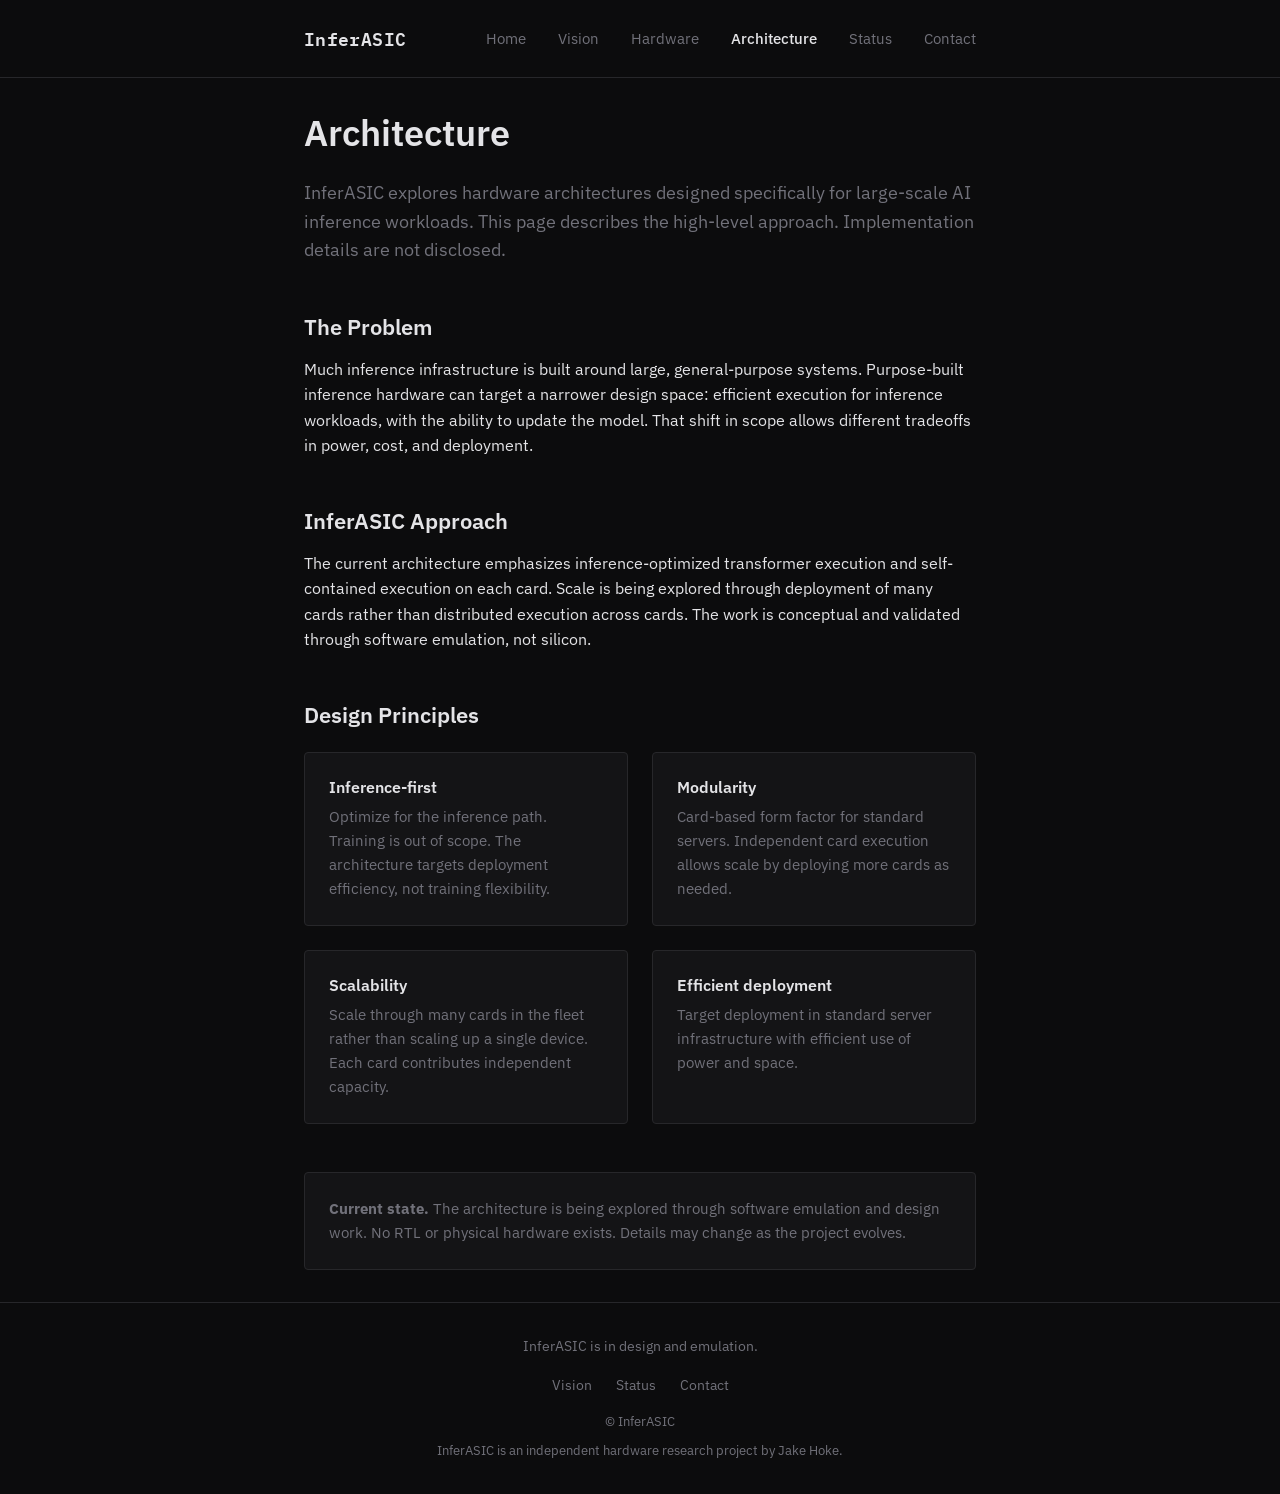
<file: architecture.html>
<!DOCTYPE html>
<html lang="en">
<head>
  <meta charset="UTF-8">
  <meta name="viewport" content="width=device-width, initial-scale=1">
  <title>Architecture | InferASIC</title>
  <link rel="preconnect" href="https://fonts.googleapis.com">
  <link rel="preconnect" href="https://fonts.gstatic.com" crossorigin>
  <link href="https://fonts.googleapis.com/css2?family=IBM+Plex+Mono:wght@500;600&family=IBM+Plex+Sans:wght@400;500;600&display=swap" rel="stylesheet">
  <link rel="stylesheet" href="css/styles.css">
</head>
<body data-page="architecture">
  <div class="site-header-placeholder"></div>
  <main class="page">
    <section class="section">
      <h1>Architecture</h1>
      <p class="lead">InferASIC explores hardware architectures designed specifically for large-scale AI inference workloads. This page describes the high-level approach. Implementation details are not disclosed.</p>
    </section>

    <section class="section">
      <h2>The Problem</h2>
      <p>Much inference infrastructure is built around large, general-purpose systems. Purpose-built inference hardware can target a narrower design space: efficient execution for inference workloads, with the ability to update the model. That shift in scope allows different tradeoffs in power, cost, and deployment.</p>
    </section>

    <section class="section">
      <h2>InferASIC Approach</h2>
      <p>The current architecture emphasizes inference-optimized transformer execution and self-contained execution on each card. Scale is being explored through deployment of many cards rather than distributed execution across cards. The work is conceptual and validated through software emulation, not silicon.</p>
    </section>

    <section class="section">
      <h2>Design Principles</h2>
      <div class="card-grid card-grid-2">
        <div class="card">
          <h3>Inference-first</h3>
          <p>Optimize for the inference path. Training is out of scope. The architecture targets deployment efficiency, not training flexibility.</p>
        </div>
        <div class="card">
          <h3>Modularity</h3>
          <p>Card-based form factor for standard servers. Independent card execution allows scale by deploying more cards as needed.</p>
        </div>
        <div class="card">
          <h3>Scalability</h3>
          <p>Scale through many cards in the fleet rather than scaling up a single device. Each card contributes independent capacity.</p>
        </div>
        <div class="card">
          <h3>Efficient deployment</h3>
          <p>Target deployment in standard server infrastructure with efficient use of power and space.</p>
        </div>
      </div>
    </section>

    <div class="notice">
      <strong>Current state.</strong> The architecture is being explored through software emulation and design work. No RTL or physical hardware exists. Details may change as the project evolves.
    </div>
  </main>
  <div class="site-footer-placeholder"></div>
  <script src="js/components.js"></script>
</body>
</html>
</file>
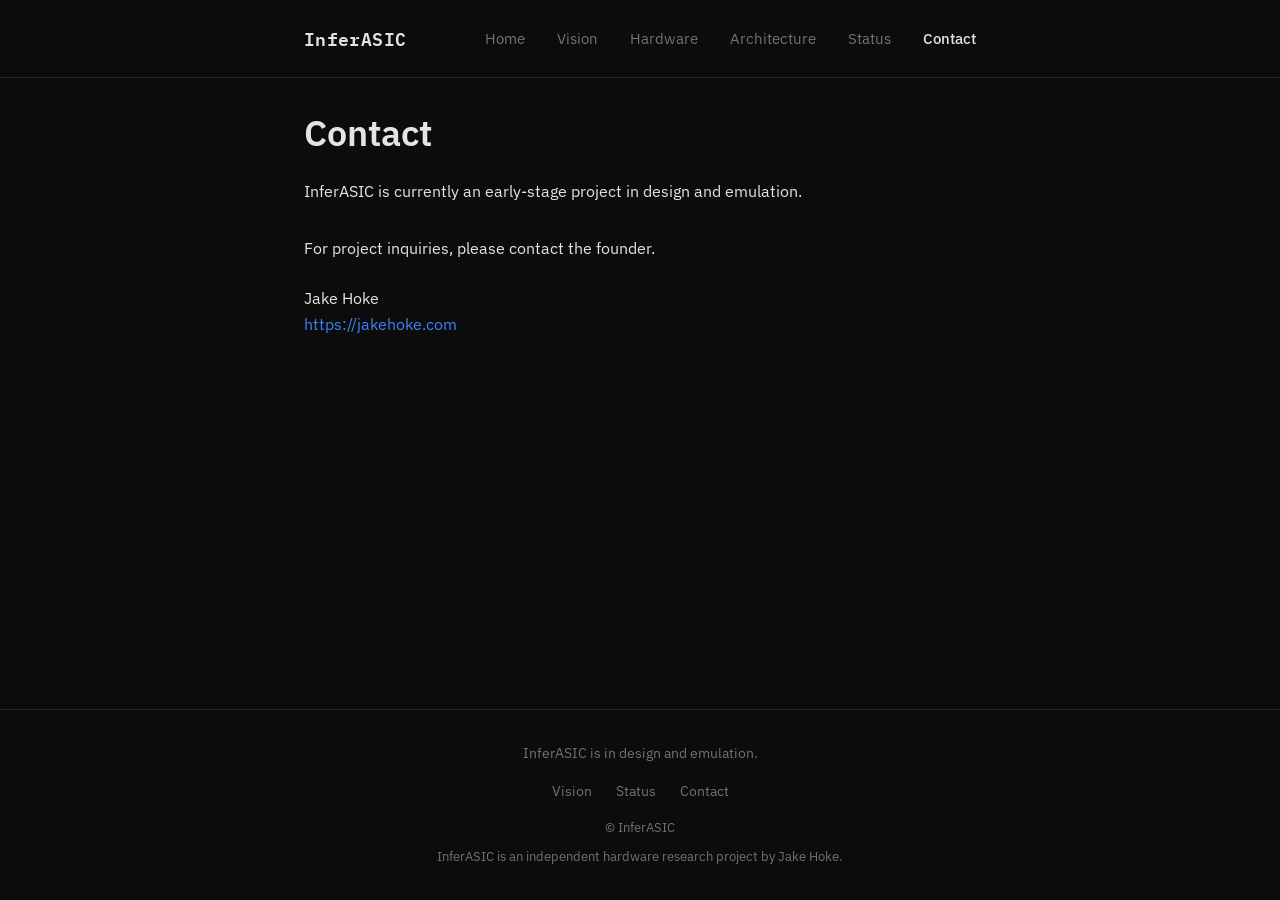
<file: contact.html>
<!DOCTYPE html>
<html lang="en">
<head>
  <meta charset="UTF-8">
  <meta name="viewport" content="width=device-width, initial-scale=1">
  <title>Contact | InferASIC</title>
  <link rel="preconnect" href="https://fonts.googleapis.com">
  <link rel="preconnect" href="https://fonts.gstatic.com" crossorigin>
  <link href="https://fonts.googleapis.com/css2?family=IBM+Plex+Mono:wght@500;600&family=IBM+Plex+Sans:wght@400;500;600&display=swap" rel="stylesheet">
  <link rel="stylesheet" href="css/styles.css">
</head>
<body data-page="contact">
  <div class="site-header-placeholder"></div>
  <main class="page">
    <section class="section">
      <h1>Contact</h1>
      <p class="contact-intro">InferASIC is currently an early-stage project in design and emulation.</p>
      <p>For project inquiries, please contact the founder.</p>
      <p class="contact-founder">Jake Hoke<br><a href="https://jakehoke.com">https://jakehoke.com</a></p>
    </section>
  </main>
  <div class="site-footer-placeholder"></div>
  <script src="js/components.js"></script>
</body>
</html>
</file>
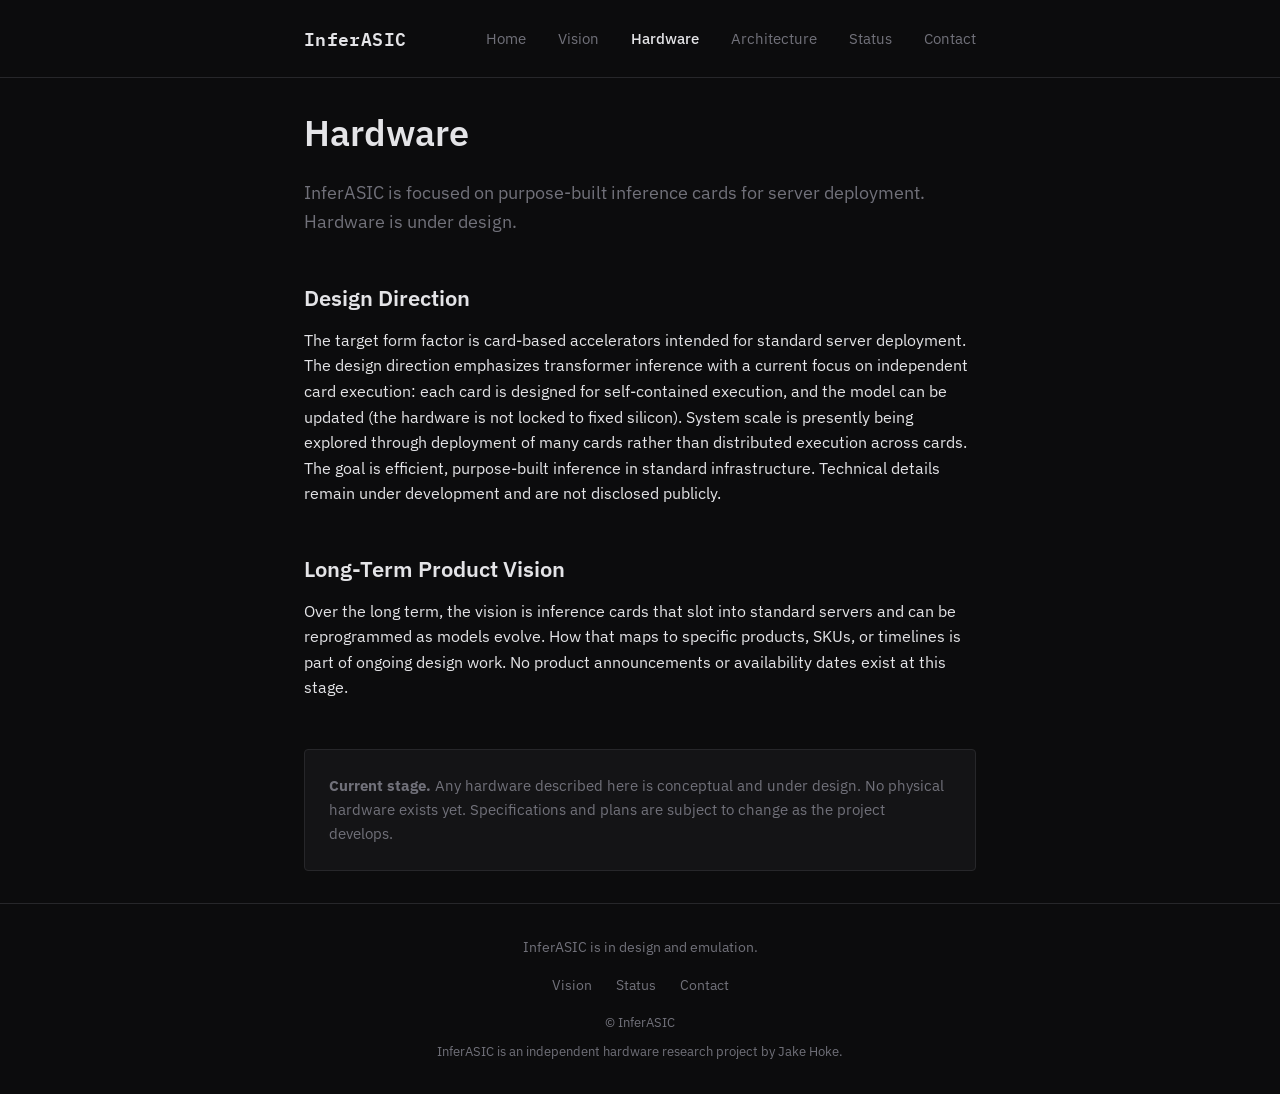
<file: hardware.html>
<!DOCTYPE html>
<html lang="en">
<head>
  <meta charset="UTF-8">
  <meta name="viewport" content="width=device-width, initial-scale=1">
  <title>Hardware | InferASIC</title>
  <link rel="preconnect" href="https://fonts.googleapis.com">
  <link rel="preconnect" href="https://fonts.gstatic.com" crossorigin>
  <link href="https://fonts.googleapis.com/css2?family=IBM+Plex+Mono:wght@500;600&family=IBM+Plex+Sans:wght@400;500;600&display=swap" rel="stylesheet">
  <link rel="stylesheet" href="css/styles.css">
</head>
<body data-page="hardware">
  <div class="site-header-placeholder"></div>
  <main class="page">
    <section class="section">
      <h1>Hardware</h1>
      <p class="lead">InferASIC is focused on purpose-built inference cards for server deployment. Hardware is under design.</p>
    </section>

    <section class="section">
      <h2>Design Direction</h2>
      <p>The target form factor is card-based accelerators intended for standard server deployment. The design direction emphasizes transformer inference with a current focus on independent card execution: each card is designed for self-contained execution, and the model can be updated (the hardware is not locked to fixed silicon). System scale is presently being explored through deployment of many cards rather than distributed execution across cards. The goal is efficient, purpose-built inference in standard infrastructure. Technical details remain under development and are not disclosed publicly.</p>
    </section>

    <section class="section">
      <h2>Long-Term Product Vision</h2>
      <p>Over the long term, the vision is inference cards that slot into standard servers and can be reprogrammed as models evolve. How that maps to specific products, SKUs, or timelines is part of ongoing design work. No product announcements or availability dates exist at this stage.</p>
    </section>

    <div class="notice">
      <strong>Current stage.</strong> Any hardware described here is conceptual and under design. No physical hardware exists yet. Specifications and plans are subject to change as the project develops.
    </div>
  </main>
  <div class="site-footer-placeholder"></div>
  <script src="js/components.js"></script>
</body>
</html>
</file>
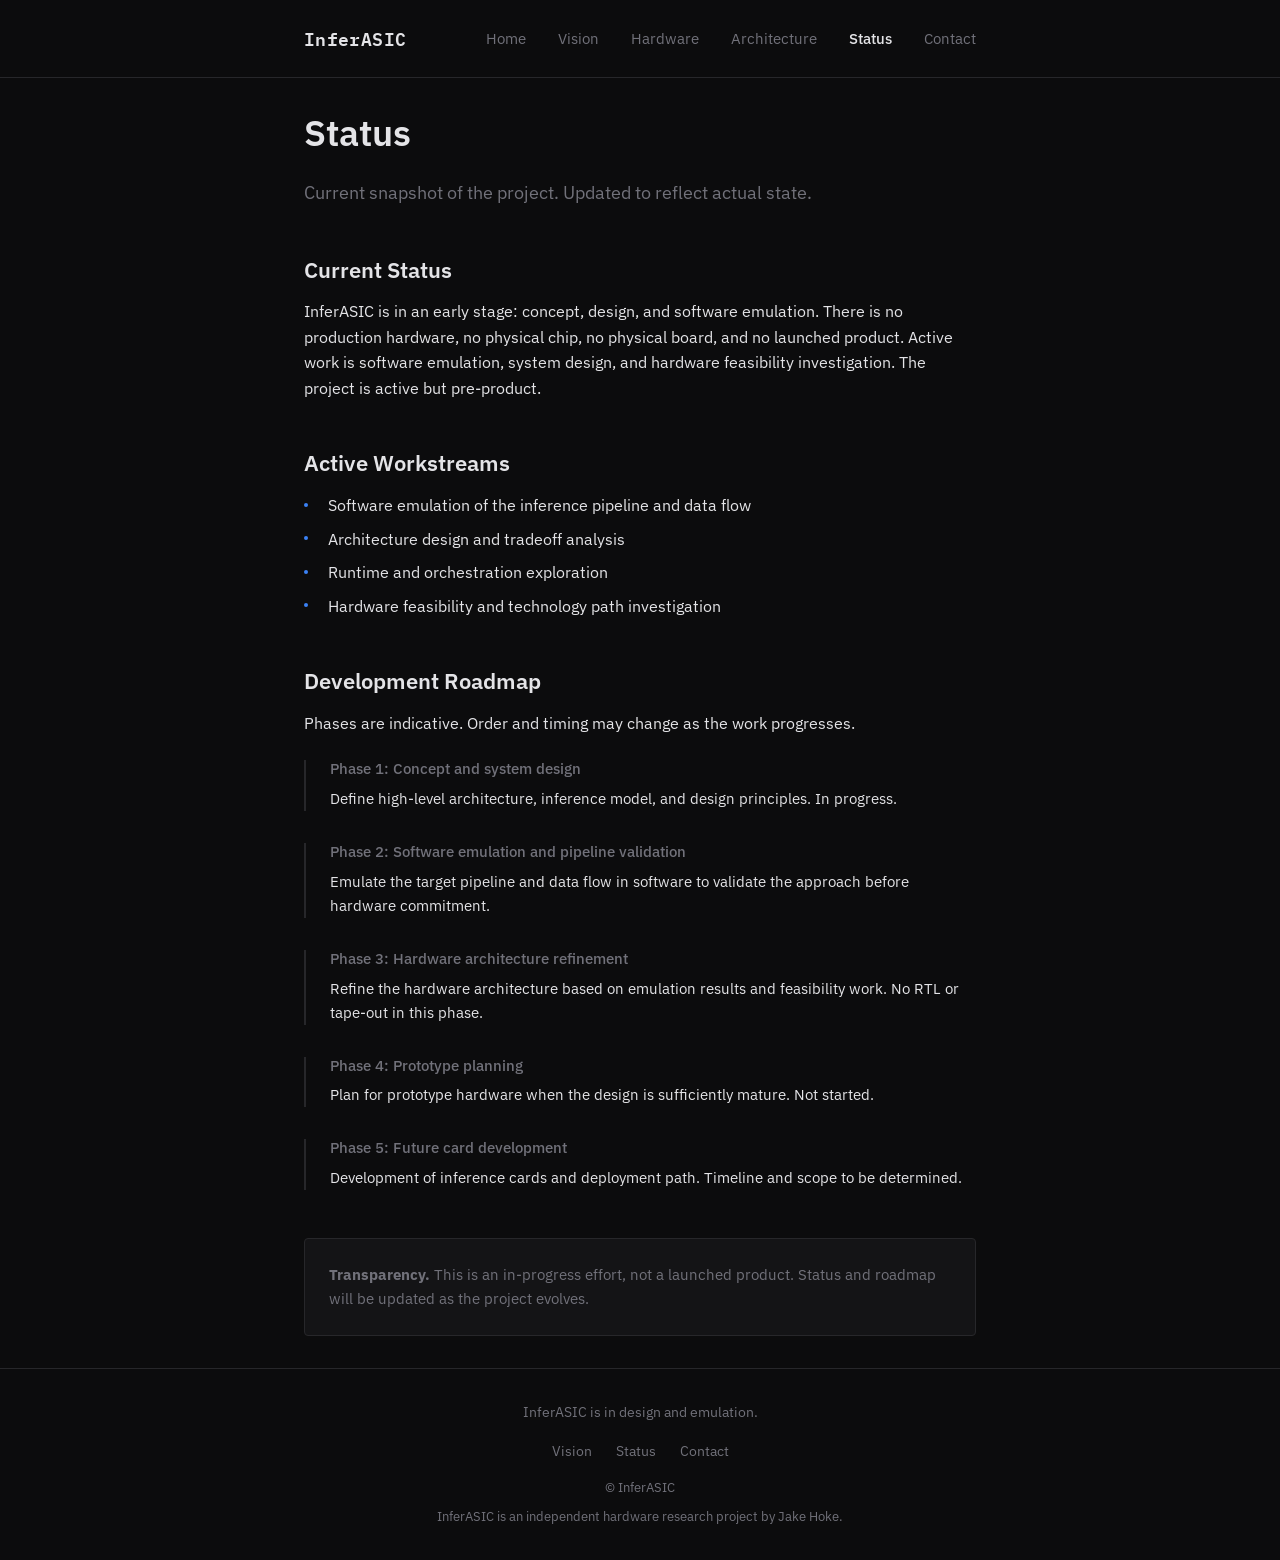
<file: status.html>
<!DOCTYPE html>
<html lang="en">
<head>
  <meta charset="UTF-8">
  <meta name="viewport" content="width=device-width, initial-scale=1">
  <title>Status | InferASIC</title>
  <link rel="preconnect" href="https://fonts.googleapis.com">
  <link rel="preconnect" href="https://fonts.gstatic.com" crossorigin>
  <link href="https://fonts.googleapis.com/css2?family=IBM+Plex+Mono:wght@500;600&family=IBM+Plex+Sans:wght@400;500;600&display=swap" rel="stylesheet">
  <link rel="stylesheet" href="css/styles.css">
</head>
<body data-page="status">
  <div class="site-header-placeholder"></div>
  <main class="page">
    <section class="section">
      <h1>Status</h1>
      <p class="lead">Current snapshot of the project. Updated to reflect actual state.</p>
    </section>

    <section class="section">
      <h2>Current Status</h2>
      <p>InferASIC is in an early stage: concept, design, and software emulation. There is no production hardware, no physical chip, no physical board, and no launched product. Active work is software emulation, system design, and hardware feasibility investigation. The project is active but pre-product.</p>
    </section>

    <section class="section">
      <h2>Active Workstreams</h2>
      <ul class="bullet-list">
        <li>Software emulation of the inference pipeline and data flow</li>
        <li>Architecture design and tradeoff analysis</li>
        <li>Runtime and orchestration exploration</li>
        <li>Hardware feasibility and technology path investigation</li>
      </ul>
    </section>

    <section class="section">
      <h2>Development Roadmap</h2>
      <p>Phases are indicative. Order and timing may change as the work progresses.</p>
      <div class="roadmap">
        <div class="roadmap-phase">
          <h3>Phase 1: Concept and system design</h3>
          <p>Define high-level architecture, inference model, and design principles. In progress.</p>
        </div>
        <div class="roadmap-phase">
          <h3>Phase 2: Software emulation and pipeline validation</h3>
          <p>Emulate the target pipeline and data flow in software to validate the approach before hardware commitment.</p>
        </div>
        <div class="roadmap-phase">
          <h3>Phase 3: Hardware architecture refinement</h3>
          <p>Refine the hardware architecture based on emulation results and feasibility work. No RTL or tape-out in this phase.</p>
        </div>
        <div class="roadmap-phase">
          <h3>Phase 4: Prototype planning</h3>
          <p>Plan for prototype hardware when the design is sufficiently mature. Not started.</p>
        </div>
        <div class="roadmap-phase">
          <h3>Phase 5: Future card development</h3>
          <p>Development of inference cards and deployment path. Timeline and scope to be determined.</p>
        </div>
      </div>
    </section>

    <div class="notice">
      <strong>Transparency.</strong> This is an in-progress effort, not a launched product. Status and roadmap will be updated as the project evolves.
    </div>
  </main>
  <div class="site-footer-placeholder"></div>
  <script src="js/components.js"></script>
</body>
</html>
</file>
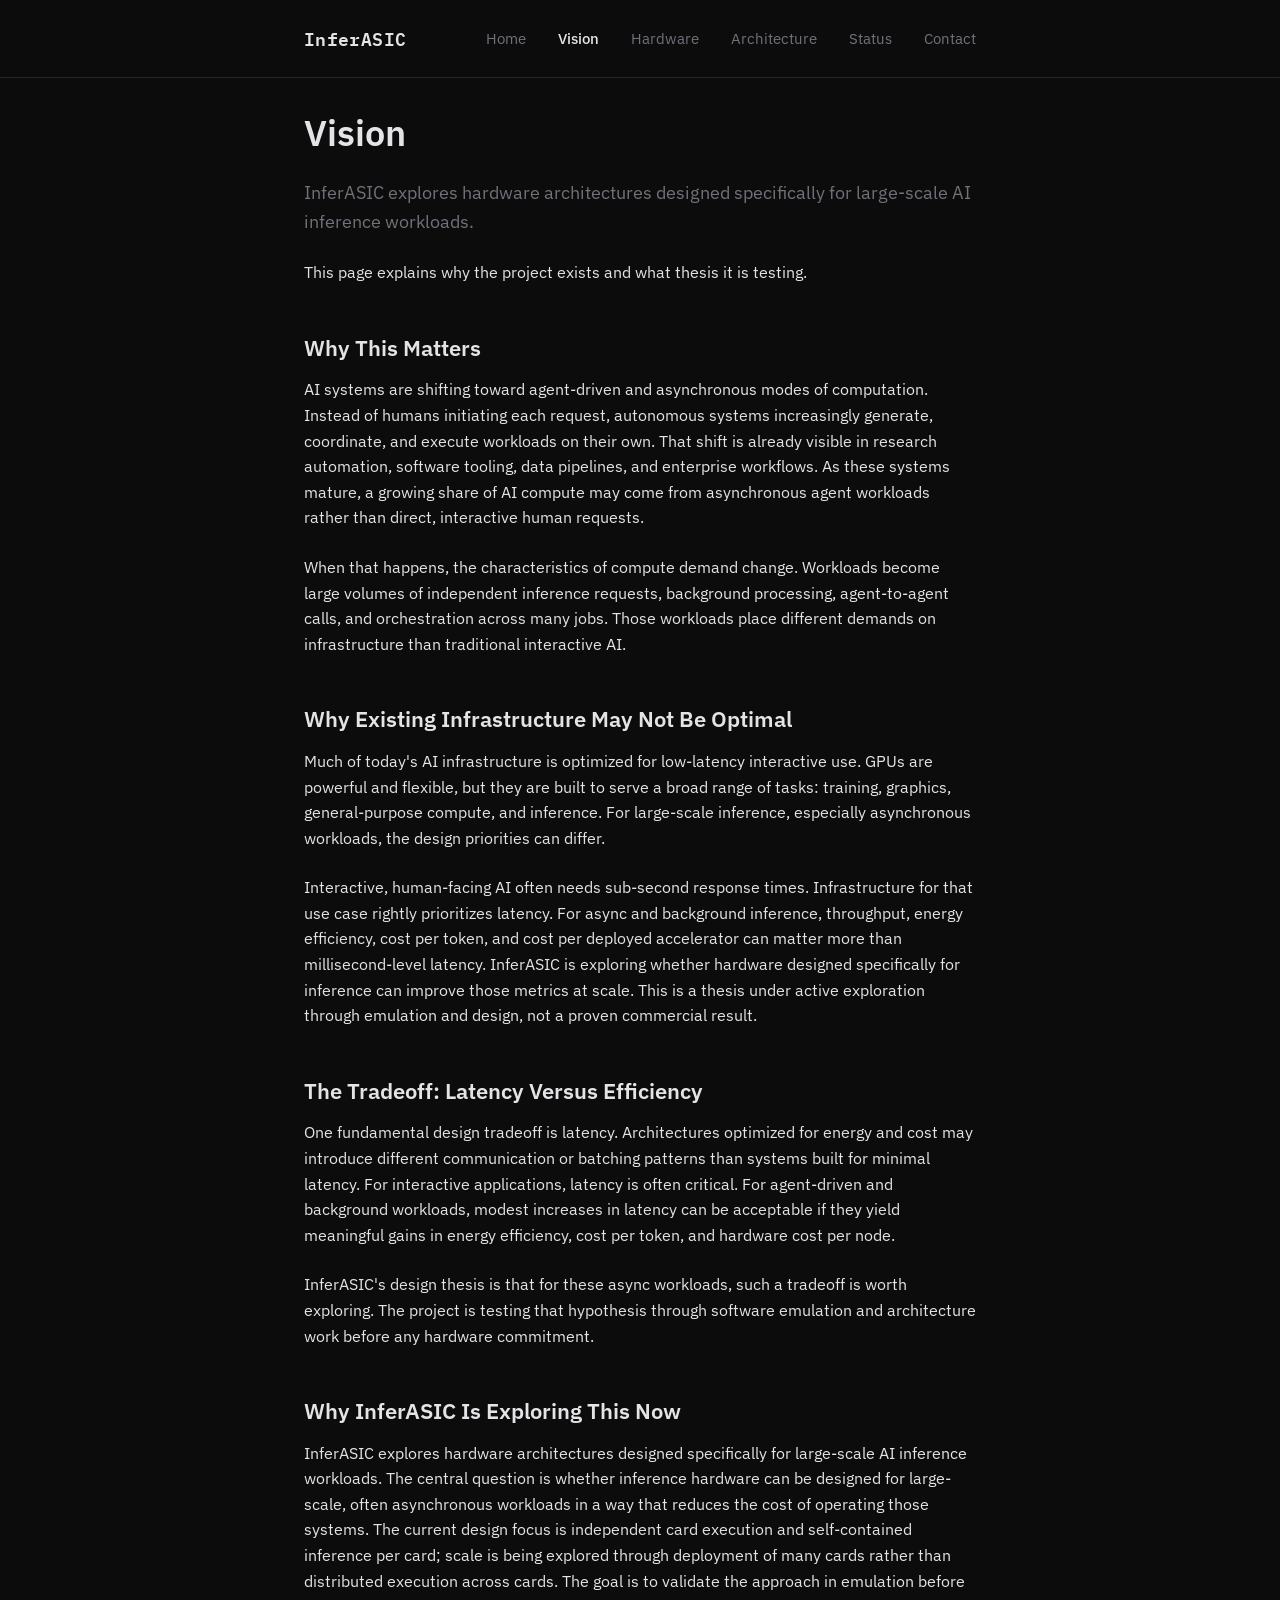
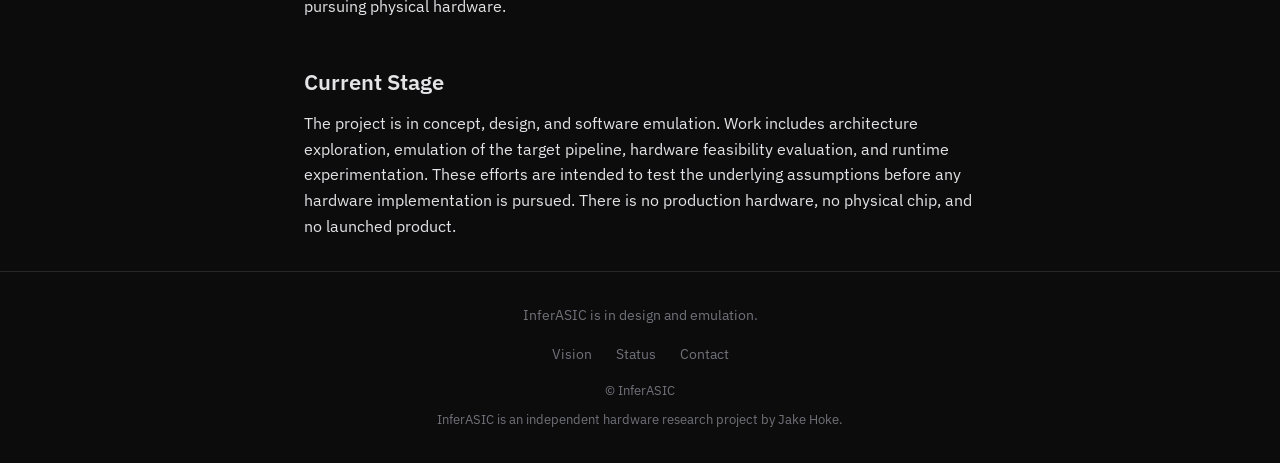
<file: vision.html>
<!DOCTYPE html>
<html lang="en">
<head>
  <meta charset="UTF-8">
  <meta name="viewport" content="width=device-width, initial-scale=1">
  <title>Vision | InferASIC</title>
  <link rel="preconnect" href="https://fonts.googleapis.com">
  <link rel="preconnect" href="https://fonts.gstatic.com" crossorigin>
  <link href="https://fonts.googleapis.com/css2?family=IBM+Plex+Mono:wght@500;600&family=IBM+Plex+Sans:wght@400;500;600&display=swap" rel="stylesheet">
  <link rel="stylesheet" href="css/styles.css">
</head>
<body data-page="vision">
  <div class="site-header-placeholder"></div>
  <main class="page">
    <section class="section">
      <h1>Vision</h1>
      <p class="lead">InferASIC explores hardware architectures designed specifically for large-scale AI inference workloads.</p>
      <p>This page explains why the project exists and what thesis it is testing.</p>
    </section>

    <section class="section">
      <h2>Why This Matters</h2>
      <p>AI systems are shifting toward agent-driven and asynchronous modes of computation. Instead of humans initiating each request, autonomous systems increasingly generate, coordinate, and execute workloads on their own. That shift is already visible in research automation, software tooling, data pipelines, and enterprise workflows. As these systems mature, a growing share of AI compute may come from asynchronous agent workloads rather than direct, interactive human requests.</p>
      <p>When that happens, the characteristics of compute demand change. Workloads become large volumes of independent inference requests, background processing, agent-to-agent calls, and orchestration across many jobs. Those workloads place different demands on infrastructure than traditional interactive AI.</p>
    </section>

    <section class="section">
      <h2>Why Existing Infrastructure May Not Be Optimal</h2>
      <p>Much of today's AI infrastructure is optimized for low-latency interactive use. GPUs are powerful and flexible, but they are built to serve a broad range of tasks: training, graphics, general-purpose compute, and inference. For large-scale inference, especially asynchronous workloads, the design priorities can differ.</p>
      <p>Interactive, human-facing AI often needs sub-second response times. Infrastructure for that use case rightly prioritizes latency. For async and background inference, throughput, energy efficiency, cost per token, and cost per deployed accelerator can matter more than millisecond-level latency. InferASIC is exploring whether hardware designed specifically for inference can improve those metrics at scale. This is a thesis under active exploration through emulation and design, not a proven commercial result.</p>
    </section>

    <section class="section">
      <h2>The Tradeoff: Latency Versus Efficiency</h2>
      <p>One fundamental design tradeoff is latency. Architectures optimized for energy and cost may introduce different communication or batching patterns than systems built for minimal latency. For interactive applications, latency is often critical. For agent-driven and background workloads, modest increases in latency can be acceptable if they yield meaningful gains in energy efficiency, cost per token, and hardware cost per node.</p>
      <p>InferASIC's design thesis is that for these async workloads, such a tradeoff is worth exploring. The project is testing that hypothesis through software emulation and architecture work before any hardware commitment.</p>
    </section>

    <section class="section">
      <h2>Why InferASIC Is Exploring This Now</h2>
      <p>InferASIC explores hardware architectures designed specifically for large-scale AI inference workloads. The central question is whether inference hardware can be designed for large-scale, often asynchronous workloads in a way that reduces the cost of operating those systems. The current design focus is independent card execution and self-contained inference per card; scale is being explored through deployment of many cards rather than distributed execution across cards. The goal is to validate the approach in emulation before pursuing physical hardware.</p>
    </section>

    <section class="section">
      <h2>Current Stage</h2>
      <p>The project is in concept, design, and software emulation. Work includes architecture exploration, emulation of the target pipeline, hardware feasibility evaluation, and runtime experimentation. These efforts are intended to test the underlying assumptions before any hardware implementation is pursued. There is no production hardware, no physical chip, and no launched product.</p>
    </section>
  </main>
  <div class="site-footer-placeholder"></div>
  <script src="js/components.js"></script>
</body>
</html>
</file>
<file: css/styles.css>
/* InferASIC - minimal dark technical aesthetic */

:root {
  --bg: #0c0c0d;
  --bg-elevated: #141416;
  --text: #e4e4e7;
  --text-muted: #71717a;
  --border: #27272a;
  --accent: #3b82f6;
  --accent-hover: #60a5fa;
  --max-width: 720px;
  --space-xs: 0.5rem;
  --space-sm: 1rem;
  --space-md: 1.5rem;
  --space-lg: 2rem;
  --space-xl: 3rem;
  --font-sans: "IBM Plex Sans", -apple-system, BlinkMacSystemFont, "Segoe UI", sans-serif;
  --font-mono: "IBM Plex Mono", "SF Mono", Consolas, monospace;
}

*,
*::before,
*::after {
  box-sizing: border-box;
}

html {
  font-size: 16px;
  -webkit-font-smoothing: antialiased;
}

body {
  margin: 0;
  font-family: var(--font-sans);
  background: var(--bg);
  color: var(--text);
  line-height: 1.6;
  min-height: 100vh;
  display: flex;
  flex-direction: column;
}

/* Layout */
.page {
  flex: 1;
  width: 100%;
  max-width: var(--max-width);
  margin: 0 auto;
  padding: var(--space-lg) var(--space-md);
}

/* Header */
.site-header {
  border-bottom: 1px solid var(--border);
  background: var(--bg);
}

.header-inner {
  max-width: var(--max-width);
  margin: 0 auto;
  padding: var(--space-md) var(--space-md);
  display: flex;
  align-items: center;
  justify-content: space-between;
}

.logo {
  font-family: var(--font-mono);
  font-weight: 600;
  font-size: 1.125rem;
  letter-spacing: 0.02em;
  color: var(--text);
  text-decoration: none;
}

.logo:hover {
  color: var(--accent);
}

.nav-list {
  list-style: none;
  margin: 0;
  padding: 0;
  display: flex;
  gap: var(--space-lg);
}

.nav a {
  color: var(--text-muted);
  text-decoration: none;
  font-size: 0.9375rem;
}

.nav a:hover {
  color: var(--text);
}

.nav a[href].active {
  color: var(--text);
  font-weight: 500;
}

.nav-toggle {
  display: none;
  flex-direction: column;
  justify-content: center;
  gap: 5px;
  width: 40px;
  height: 40px;
  padding: 0;
  background: none;
  border: 1px solid var(--border);
  border-radius: 4px;
  cursor: pointer;
  color: var(--text);
}

.nav-toggle span {
  display: block;
  height: 2px;
  background: currentColor;
  width: 18px;
  margin: 0 auto;
}

@media (max-width: 768px) {
  .nav-toggle[hidden] {
    display: none;
  }

  .nav-toggle:not([hidden]) {
    display: flex;
  }

  .nav {
    position: absolute;
    top: 100%;
    left: 0;
    right: 0;
    background: var(--bg-elevated);
    border-bottom: 1px solid var(--border);
    padding: var(--space-sm);
    max-height: 0;
    overflow: hidden;
    opacity: 0;
    transition: max-height 0.2s ease, opacity 0.2s ease;
  }

  .nav.nav-open {
    max-height: 280px;
    opacity: 1;
  }

  .nav-list {
    flex-direction: column;
    gap: 0;
  }

  .nav-list li {
    border-bottom: 1px solid var(--border);
  }

  .nav-list li:last-child {
    border-bottom: none;
  }

  .nav a {
    display: block;
    padding: var(--space-sm);
  }

  .header-inner {
    position: relative;
  }
}

/* Footer */
.site-footer {
  border-top: 1px solid var(--border);
  background: var(--bg);
  margin-top: auto;
}

.footer-inner {
  max-width: var(--max-width);
  margin: 0 auto;
  padding: var(--space-lg) var(--space-md);
  text-align: center;
}

.footer-stage {
  font-size: 0.875rem;
  color: var(--text-muted);
  margin: 0 0 var(--space-sm);
}

.footer-nav {
  display: flex;
  justify-content: center;
  gap: var(--space-md);
  margin-bottom: var(--space-sm);
}

.footer-nav a {
  color: var(--text-muted);
  text-decoration: none;
  font-size: 0.875rem;
}

.footer-nav a:hover {
  color: var(--text);
}

.footer-copy {
  font-size: 0.8125rem;
  color: var(--text-muted);
  margin: 0 0 var(--space-xs);
}

.footer-byline {
  font-size: 0.8125rem;
  color: var(--text-muted);
  margin: 0;
}

.footer-byline a {
  color: var(--text-muted);
  text-decoration: none;
}

.footer-byline a:hover {
  color: var(--text);
}

/* Typography */
h1, h2, h3 {
  font-weight: 600;
  line-height: 1.25;
  margin-top: 0;
}

h1 {
  font-size: clamp(1.75rem, 4vw, 2.25rem);
  margin-bottom: var(--space-md);
}

h2 {
  font-size: 1.375rem;
  margin-bottom: var(--space-sm);
  margin-top: var(--space-xl);
}

h2:first-child {
  margin-top: 0;
}

h3 {
  font-size: 1.0625rem;
  margin-bottom: var(--space-xs);
  margin-top: var(--space-md);
}

p {
  margin: 0 0 var(--space-md);
  color: var(--text);
}

p:last-child {
  margin-bottom: 0;
}

.lead {
  font-size: 1.125rem;
  color: var(--text-muted);
}

/* Hero */
.hero {
  padding: var(--space-xl) 0;
}

.hero-content {
  display: flex;
  flex-direction: column;
  gap: var(--space-xl);
}

.hero-text {
  text-align: center;
}

.hero .lead {
  margin-bottom: var(--space-md);
  max-width: 36em;
  margin-left: auto;
  margin-right: auto;
}

.hero-text .lead:last-of-type {
  margin-bottom: var(--space-lg);
}

.hero-media {
  display: flex;
  flex-direction: column;
  align-items: center;
  margin-top: var(--space-md);
}

/* Concept render card: frame for white-background image on dark site */
.concept-render-card {
  position: relative;
  background: var(--bg-elevated);
  border: 1px solid var(--border);
  border-radius: 6px;
  padding: var(--space-md);
  box-shadow: 0 4px 24px rgba(0, 0, 0, 0.35);
  width: 100%;
  max-width: 420px;
}

.concept-render-img {
  display: block;
  width: 100%;
  height: auto;
  border-radius: 4px;
  background: #fff;
}

.concept-badge {
  position: absolute;
  top: var(--space-sm);
  right: var(--space-sm);
  font-size: 0.75rem;
  font-weight: 500;
  padding: 4px 10px;
  border-radius: 999px;
  background: rgba(0, 0, 0, 0.55);
  color: rgba(255, 255, 255, 0.9);
  border: 1px solid rgba(255, 255, 255, 0.08);
  pointer-events: none;
}

.concept-caption {
  font-size: 0.8125rem;
  color: var(--text-muted);
  margin: var(--space-sm) 0 0;
  max-width: 420px;
  text-align: center;
}

/* Buttons */
.btn {
  display: inline-block;
  padding: var(--space-sm) var(--space-md);
  font-family: inherit;
  font-size: 0.9375rem;
  font-weight: 500;
  text-decoration: none;
  border-radius: 4px;
  cursor: pointer;
  transition: background 0.15s ease, color 0.15s ease, border-color 0.15s ease;
}

.btn-primary {
  background: var(--accent);
  color: #fff;
  border: 1px solid var(--accent);
}

.btn-primary:hover {
  background: var(--accent-hover);
  border-color: var(--accent-hover);
}

.btn-secondary {
  background: transparent;
  color: var(--text);
  border: 1px solid var(--border);
}

.btn-secondary:hover {
  border-color: var(--text-muted);
  color: var(--text);
}

/* Cards */
.card-grid {
  display: grid;
  gap: var(--space-md);
  margin-top: var(--space-md);
}

@media (min-width: 600px) {
  .card-grid-2,
  .card-grid-4 {
    grid-template-columns: repeat(2, 1fr);
  }
}

.card {
  background: var(--bg-elevated);
  border: 1px solid var(--border);
  border-radius: 4px;
  padding: var(--space-md);
}

.card:hover {
  border-color: var(--text-muted);
}

.card h3 {
  margin-top: 0;
  font-size: 1rem;
}

.card p {
  font-size: 0.9375rem;
  margin-bottom: 0;
  color: var(--text-muted);
}

/* Lists */
.bullet-list {
  list-style: none;
  padding: 0;
  margin: 0 0 var(--space-md);
}

.bullet-list li {
  position: relative;
  padding-left: var(--space-md);
  margin-bottom: var(--space-xs);
}

.bullet-list li::before {
  content: "";
  position: absolute;
  left: 0;
  top: 0.6em;
  width: 4px;
  height: 4px;
  background: var(--accent);
  border-radius: 50%;
}

/* Roadmap */
.roadmap {
  margin-top: var(--space-md);
}

.roadmap-phase {
  border-left: 2px solid var(--border);
  padding-left: var(--space-md);
  margin-bottom: var(--space-lg);
}

.roadmap-phase:last-child {
  margin-bottom: 0;
}

.roadmap-phase h3 {
  margin-top: 0;
  font-size: 0.9375rem;
  color: var(--text-muted);
  font-weight: 500;
}

.roadmap-phase p {
  margin-bottom: 0;
  font-size: 0.9375rem;
}

/* Notice / disclaimer */
.notice {
  background: var(--bg-elevated);
  border: 1px solid var(--border);
  border-radius: 4px;
  padding: var(--space-md);
  font-size: 0.9375rem;
  color: var(--text-muted);
  margin-top: var(--space-lg);
}

/* Contact */
.contact-intro {
  margin-bottom: var(--space-lg);
}

.contact-email {
  font-family: var(--font-mono);
  font-size: 1rem;
  word-break: break-all;
}

.contact-email a {
  color: var(--accent);
  text-decoration: none;
}

.contact-email a:hover {
  text-decoration: underline;
}

.contact-founder {
  margin-top: var(--space-md);
}

.contact-founder a {
  color: var(--accent);
  text-decoration: none;
}

.contact-founder a:hover {
  text-decoration: underline;
}

/* Section spacing */
.section {
  margin-bottom: var(--space-xl);
}

.section:last-child {
  margin-bottom: 0;
}

/* Active nav state: set via JS or server */
body[data-page="home"] .nav a[href="index.html"],
body[data-page="vision"] .nav a[href="vision.html"],
body[data-page="hardware"] .nav a[href="hardware.html"],
body[data-page="architecture"] .nav a[href="architecture.html"],
body[data-page="status"] .nav a[href="status.html"],
body[data-page="contact"] .nav a[href="contact.html"] {
  color: var(--text);
  font-weight: 500;
}
</file>
